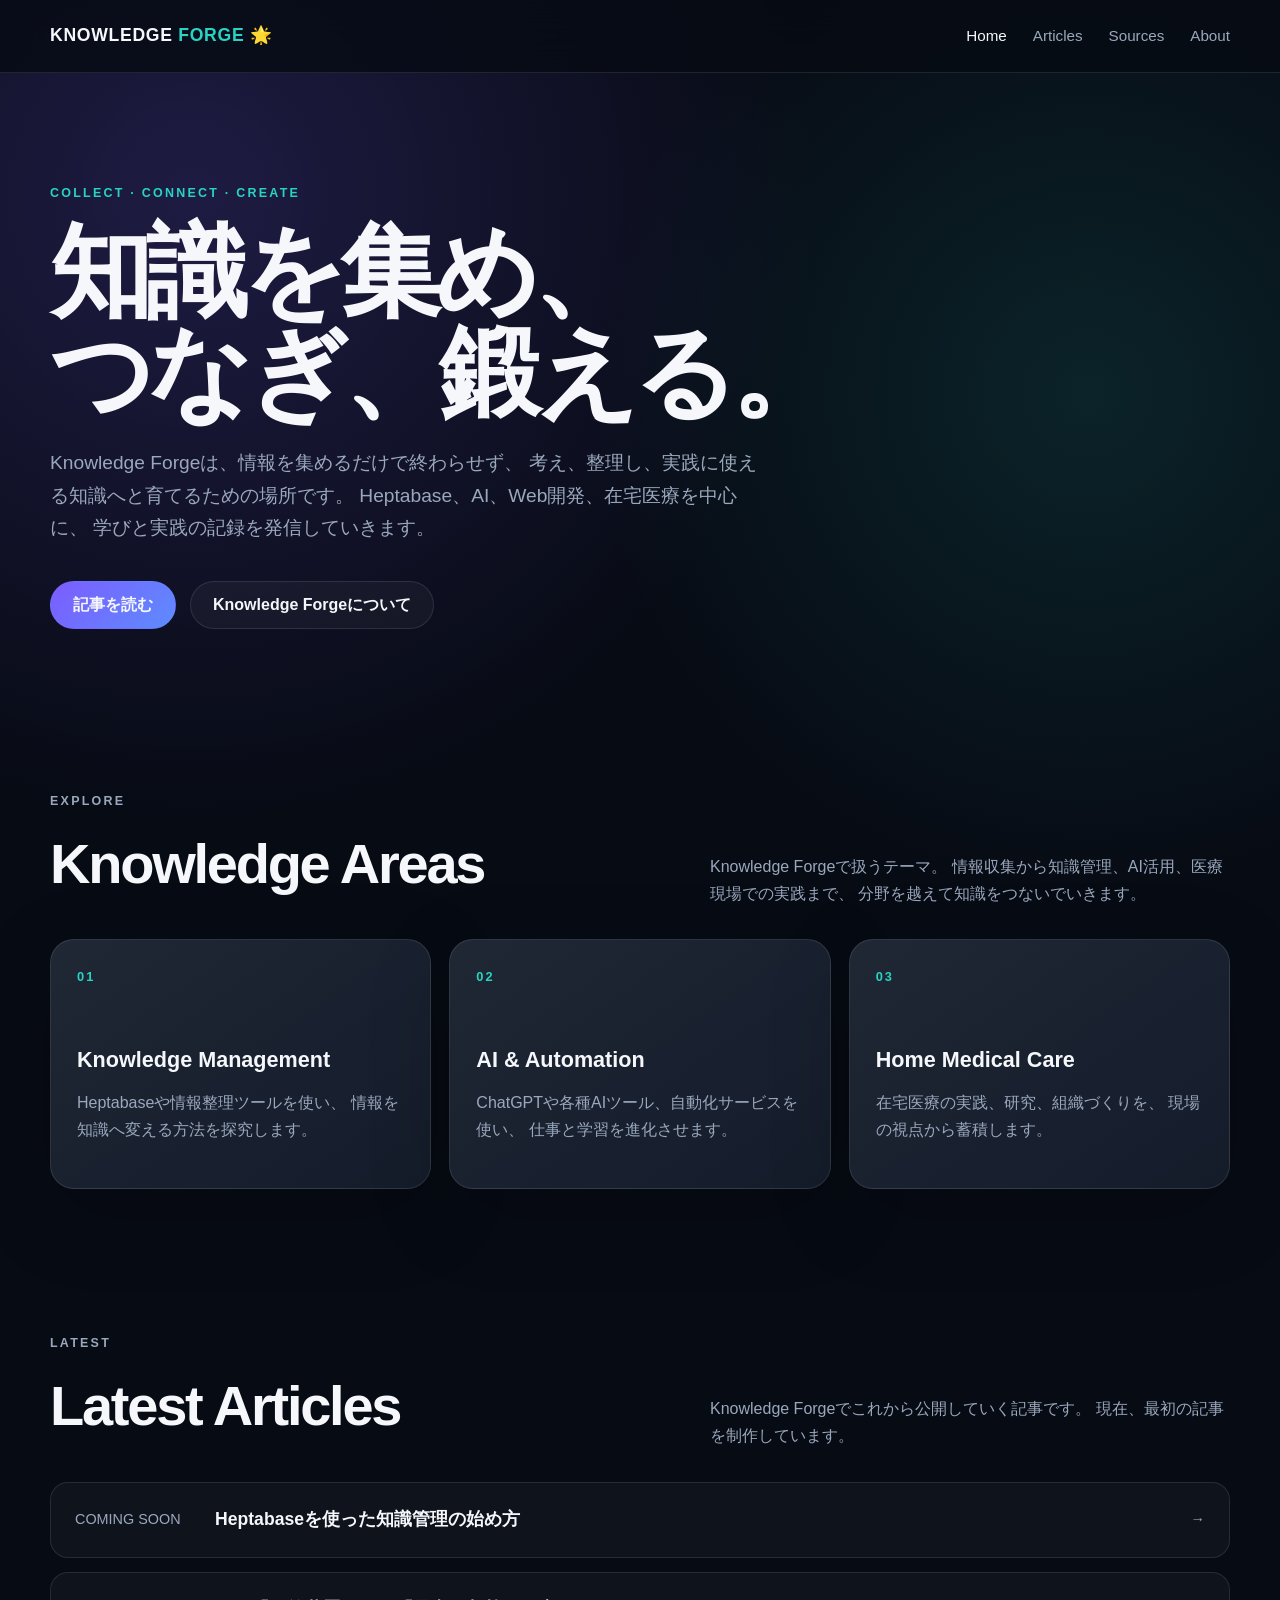
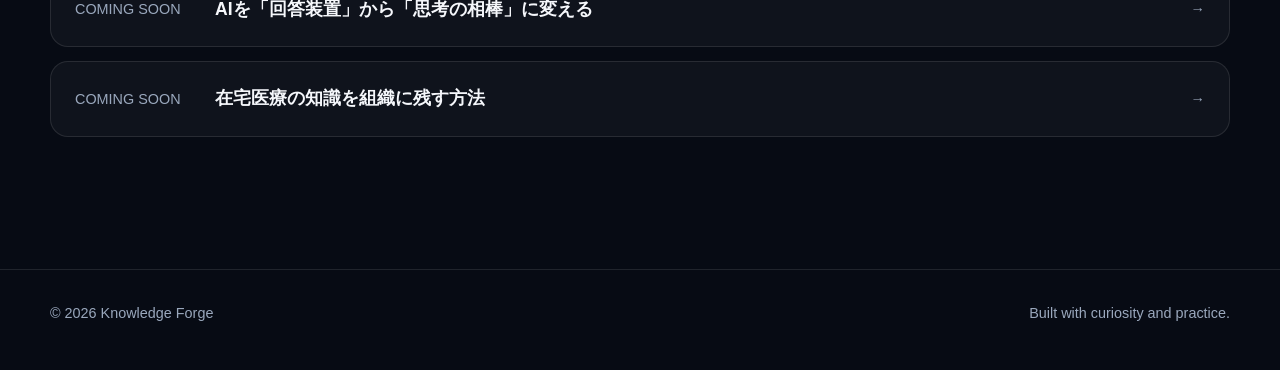
<file: index.html>
<!DOCTYPE html>
<html lang="ja">
<head>
  <meta charset="UTF-8">
  <meta
    name="viewport"
    content="width=device-width, initial-scale=1.0"
  >

  <meta
    name="description"
    content="Knowledge Forgeは、知識を集め、つなぎ、使える形に鍛えるためのナレッジメディアです。"
  >

  <title>Knowledge Forge</title>

  <link rel="stylesheet" href="style.css">
</head>

<body>

  <header class="site-header">
    <div class="container nav">

<a class="logo" href="index.html">
  KNOWLEDGE <span>FORGE 🌟</span>
</a>

      <nav class="nav-links" aria-label="メインナビゲーション">
        <a class="active" href="index.html">Home</a>
        <a href="articles.html">Articles</a>
        <a href="sources.html">Sources</a>
        <a href="about.html">About</a>
      </nav>

    </div>
  </header>

  <main>

    <section class="hero">
      <div class="container">

        <p class="eyebrow">
          COLLECT · CONNECT · CREATE
        </p>

        <h1>
          知識を集め、<br>
          つなぎ、鍛える。
        </h1>

        <p class="hero-copy">
          Knowledge Forgeは、情報を集めるだけで終わらせず、
          考え、整理し、実践に使える知識へと育てるための場所です。
          Heptabase、AI、Web開発、在宅医療を中心に、
          学びと実践の記録を発信していきます。
        </p>

        <div class="button-row">
          <a class="button button-primary" href="articles.html">
            記事を読む
          </a>

          <a class="button button-secondary" href="about.html">
            Knowledge Forgeについて
          </a>
        </div>

      </div>
    </section>

    <section class="section">
      <div class="container">

        <div class="section-heading">
          <div>
            <p class="eyebrow">EXPLORE</p>
            <h2>Knowledge Areas</h2>
          </div>

          <p>
            Knowledge Forgeで扱うテーマ。
            情報収集から知識管理、AI活用、医療現場での実践まで、
            分野を越えて知識をつないでいきます。
          </p>
        </div>

        <div class="grid">

          <a class="card" href="articles.html">
            <span class="card-number">01</span>

            <h3>Knowledge Management</h3>

            <p>
              Heptabaseや情報整理ツールを使い、
              情報を知識へ変える方法を探究します。
            </p>
          </a>

          <a class="card" href="articles.html">
            <span class="card-number">02</span>

            <h3>AI & Automation</h3>

            <p>
              ChatGPTや各種AIツール、自動化サービスを使い、
              仕事と学習を進化させます。
            </p>
          </a>

          <a class="card" href="articles.html">
            <span class="card-number">03</span>

            <h3>Home Medical Care</h3>

            <p>
              在宅医療の実践、研究、組織づくりを、
              現場の視点から蓄積します。
            </p>
          </a>

        </div>
      </div>
    </section>

    <section class="section">
      <div class="container">

        <div class="section-heading">
          <div>
            <p class="eyebrow">LATEST</p>
            <h2>Latest Articles</h2>
          </div>

          <p>
            Knowledge Forgeでこれから公開していく記事です。
            現在、最初の記事を制作しています。
          </p>
        </div>

        <div class="article-list">

          <a class="article-item" href="articles.html">
            <span class="article-date">COMING SOON</span>

            <h2>
              Heptabaseを使った知識管理の始め方
            </h2>

            <span class="article-arrow">→</span>
          </a>

          <a class="article-item" href="articles.html">
            <span class="article-date">COMING SOON</span>

            <h2>
              AIを「回答装置」から「思考の相棒」に変える
            </h2>

            <span class="article-arrow">→</span>
          </a>

          <a class="article-item" href="articles.html">
            <span class="article-date">COMING SOON</span>

            <h2>
              在宅医療の知識を組織に残す方法
            </h2>

            <span class="article-arrow">→</span>
          </a>

        </div>
      </div>
    </section>

  </main>

  <footer class="site-footer">
    <div class="container footer-inner">

      <p>
        © 2026 Knowledge Forge
      </p>

      <p>
        Built with curiosity and practice.
      </p>

    </div>
  </footer>

</body>
</html>
</file>
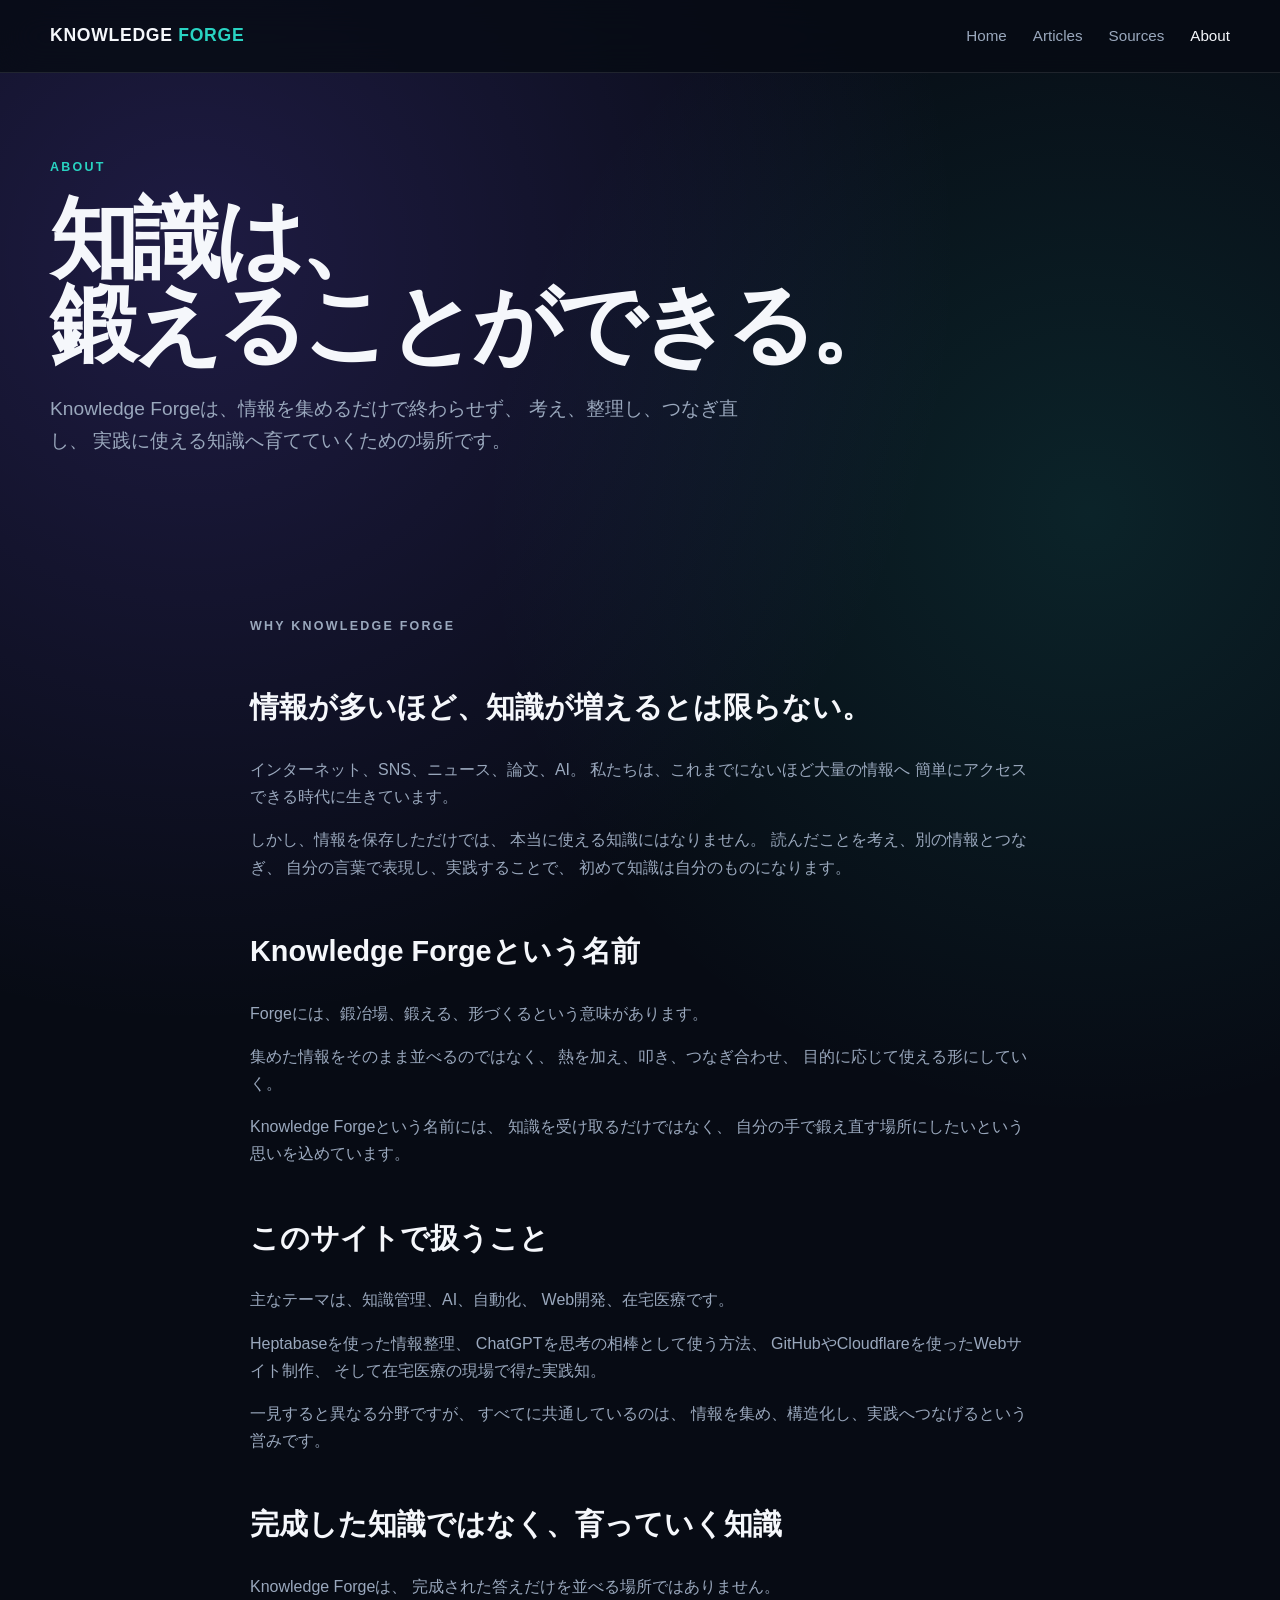
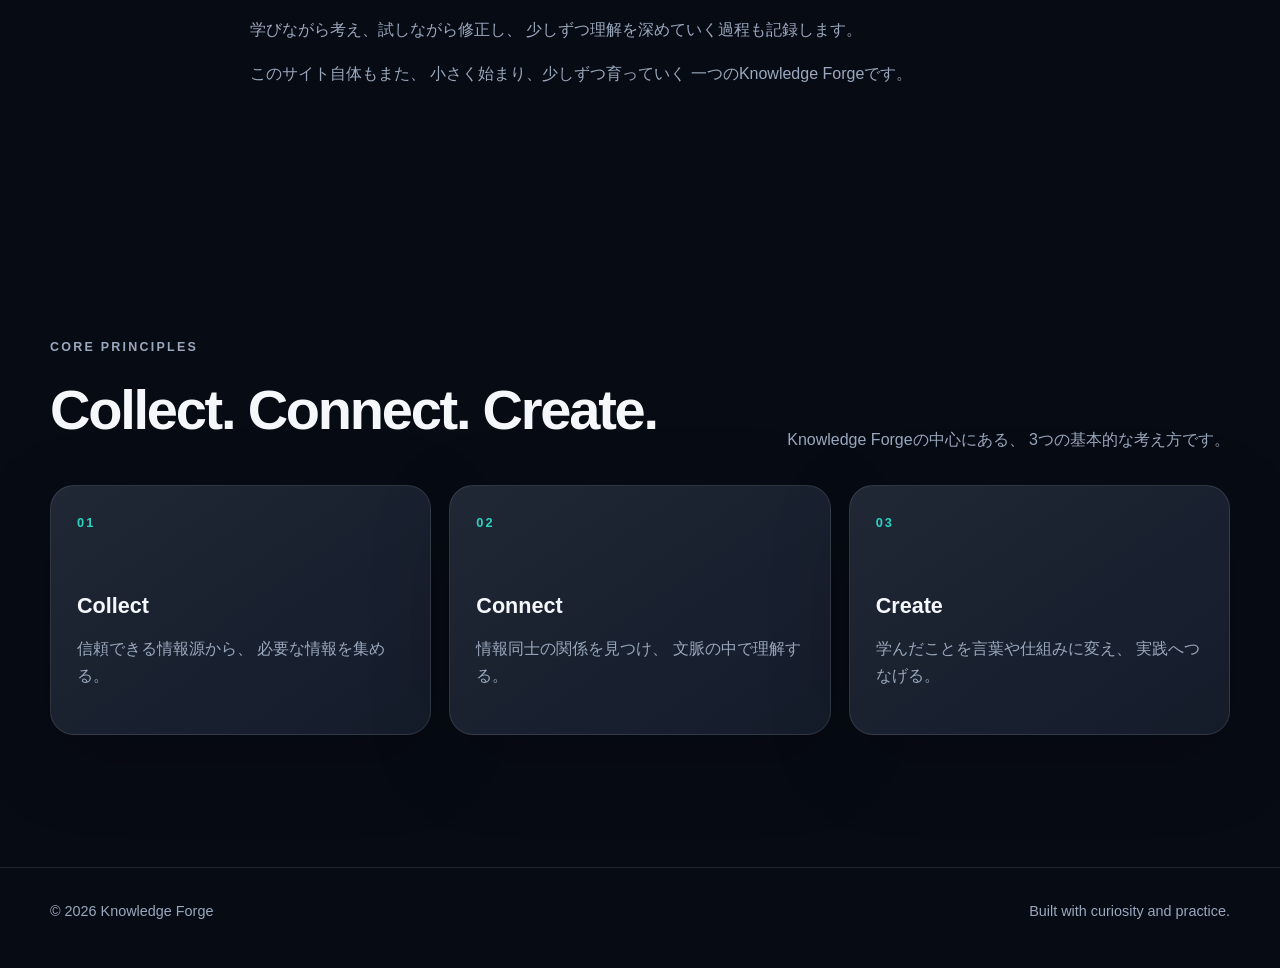
<file: about.html>
<!DOCTYPE html>
<html lang="ja">
<head>
  <meta charset="UTF-8">

  <meta
    name="viewport"
    content="width=device-width, initial-scale=1.0"
  >

  <meta
    name="description"
    content="Knowledge Forgeについて。情報を集め、つなぎ、実践に使える知識へ育てるためのナレッジメディアです。"
  >

  <title>About | Knowledge Forge</title>

  <link rel="stylesheet" href="style.css">
</head>

<body>

  <header class="site-header">
    <div class="container nav">

      <a class="logo" href="index.html">
        KNOWLEDGE <span>FORGE</span>
      </a>

      <nav class="nav-links" aria-label="メインナビゲーション">
        <a href="index.html">Home</a>
        <a href="articles.html">Articles</a>
        <a href="sources.html">Sources</a>
        <a class="active" href="about.html">About</a>
      </nav>

    </div>
  </header>

  <main>

    <section class="page-hero">
      <div class="container">

        <p class="eyebrow">ABOUT</p>

        <h1>
          知識は、<br>
          鍛えることができる。
        </h1>

        <p class="hero-copy">
          Knowledge Forgeは、情報を集めるだけで終わらせず、
          考え、整理し、つなぎ直し、
          実践に使える知識へ育てていくための場所です。
        </p>

      </div>
    </section>

    <section class="section">
      <div class="container content">

        <p class="eyebrow">WHY KNOWLEDGE FORGE</p>

        <h2>情報が多いほど、知識が増えるとは限らない。</h2>

        <p>
          インターネット、SNS、ニュース、論文、AI。
          私たちは、これまでにないほど大量の情報へ
          簡単にアクセスできる時代に生きています。
        </p>

        <p>
          しかし、情報を保存しただけでは、
          本当に使える知識にはなりません。
          読んだことを考え、別の情報とつなぎ、
          自分の言葉で表現し、実践することで、
          初めて知識は自分のものになります。
        </p>

        <h2>Knowledge Forgeという名前</h2>

        <p>
          Forgeには、鍛冶場、鍛える、形づくるという意味があります。
        </p>

        <p>
          集めた情報をそのまま並べるのではなく、
          熱を加え、叩き、つなぎ合わせ、
          目的に応じて使える形にしていく。
        </p>

        <p>
          Knowledge Forgeという名前には、
          知識を受け取るだけではなく、
          自分の手で鍛え直す場所にしたいという思いを込めています。
        </p>

        <h2>このサイトで扱うこと</h2>

        <p>
          主なテーマは、知識管理、AI、自動化、
          Web開発、在宅医療です。
        </p>

        <p>
          Heptabaseを使った情報整理、
          ChatGPTを思考の相棒として使う方法、
          GitHubやCloudflareを使ったWebサイト制作、
          そして在宅医療の現場で得た実践知。
        </p>

        <p>
          一見すると異なる分野ですが、
          すべてに共通しているのは、
          情報を集め、構造化し、実践へつなげるという営みです。
        </p>

        <h2>完成した知識ではなく、育っていく知識</h2>

        <p>
          Knowledge Forgeは、
          完成された答えだけを並べる場所ではありません。
        </p>

        <p>
          学びながら考え、試しながら修正し、
          少しずつ理解を深めていく過程も記録します。
        </p>

        <p>
          このサイト自体もまた、
          小さく始まり、少しずつ育っていく
          一つのKnowledge Forgeです。
        </p>

      </div>
    </section>

    <section class="section">
      <div class="container">

        <div class="section-heading">
          <div>
            <p class="eyebrow">CORE PRINCIPLES</p>
            <h2>Collect. Connect. Create.</h2>
          </div>

          <p>
            Knowledge Forgeの中心にある、
            3つの基本的な考え方です。
          </p>
        </div>

        <div class="grid">

          <div class="card">
            <span class="card-number">01</span>

            <h3>Collect</h3>

            <p>
              信頼できる情報源から、
              必要な情報を集める。
            </p>
          </div>

          <div class="card">
            <span class="card-number">02</span>

            <h3>Connect</h3>

            <p>
              情報同士の関係を見つけ、
              文脈の中で理解する。
            </p>
          </div>

          <div class="card">
            <span class="card-number">03</span>

            <h3>Create</h3>

            <p>
              学んだことを言葉や仕組みに変え、
              実践へつなげる。
            </p>
          </div>

        </div>
      </div>
    </section>

  </main>

  <footer class="site-footer">
    <div class="container footer-inner">

      <p>
        © 2026 Knowledge Forge
      </p>

      <p>
        Built with curiosity and practice.
      </p>

    </div>
  </footer>

</body>
</html>
</file>
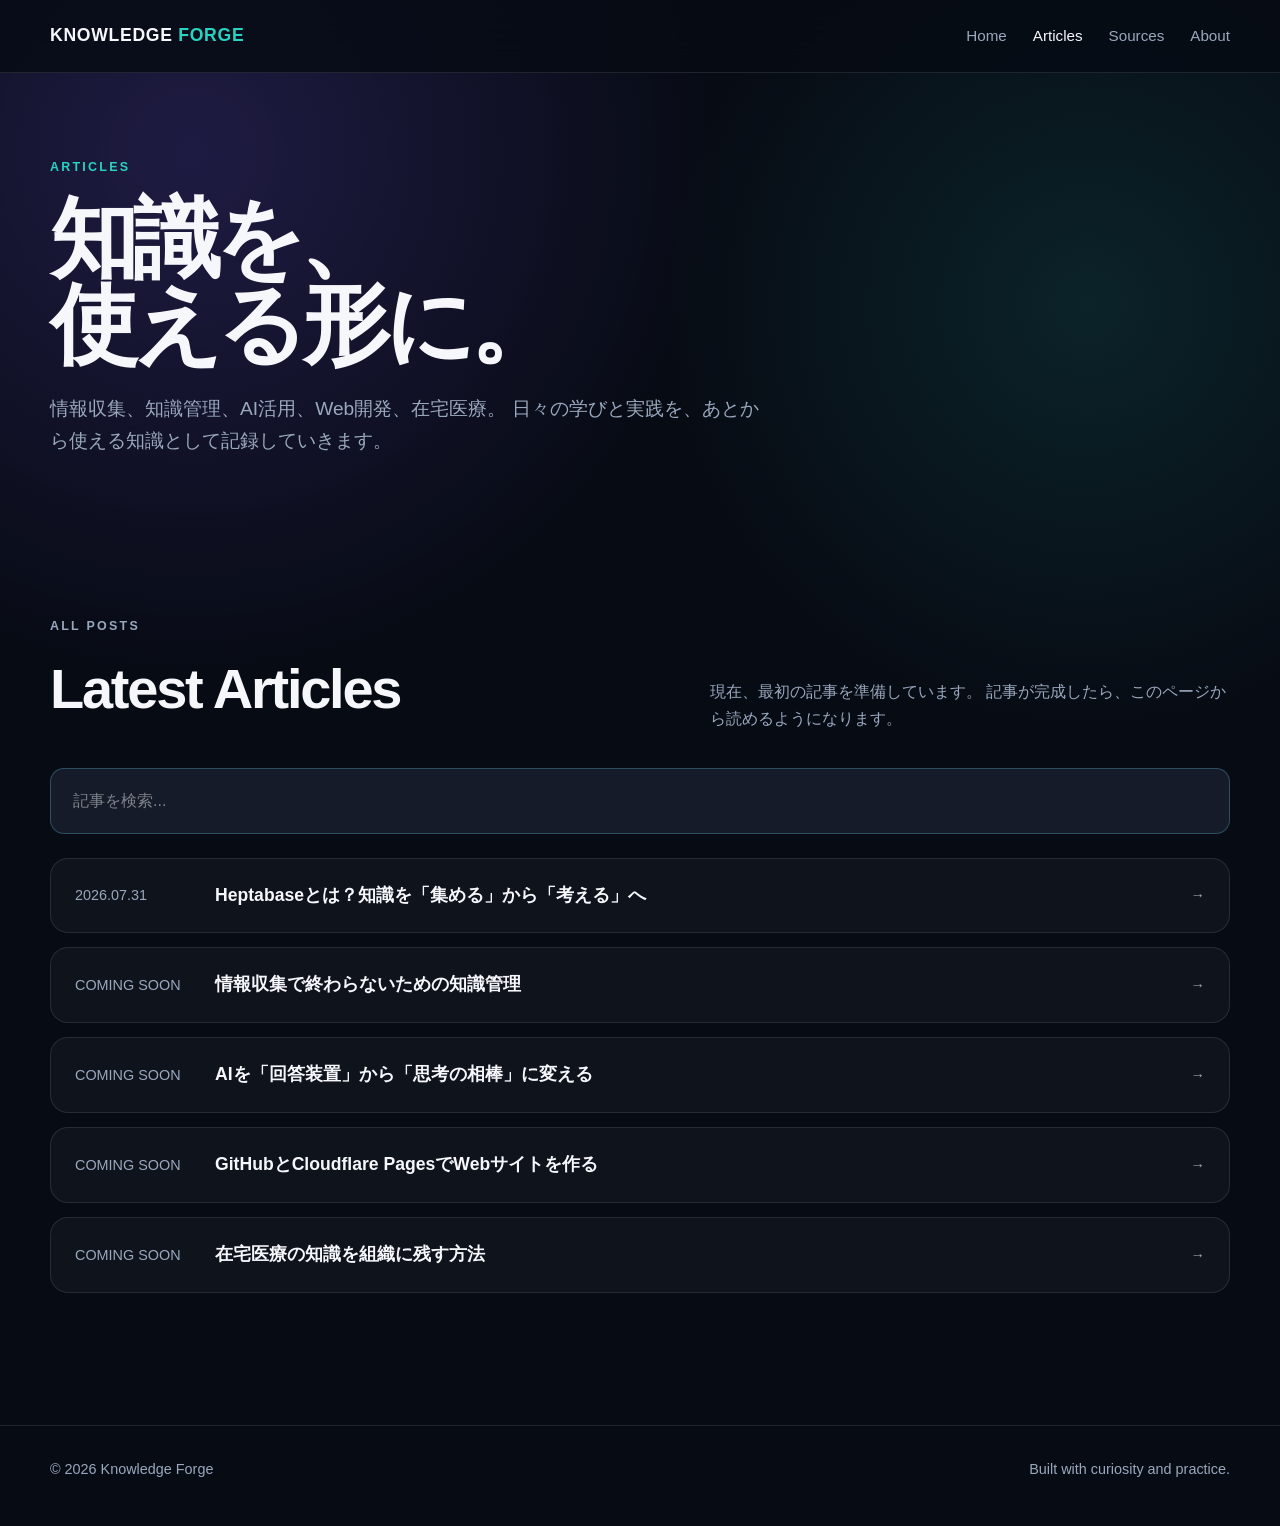
<file: articles.html>
<!DOCTYPE html>
<html lang="ja">
<head>
  <meta charset="UTF-8">

  <meta
    name="viewport"
    content="width=device-width, initial-scale=1.0"
  >

  <meta
    name="description"
    content="Knowledge Forgeの記事一覧。Heptabase、AI、自動化、Web開発、在宅医療について発信します。"
  >

  <title>Articles | Knowledge Forge</title>

  <link rel="stylesheet" href="style.css">
</head>

<body>

  <header class="site-header">
    <div class="container nav">

      <a class="logo" href="index.html">
        KNOWLEDGE <span>FORGE</span>
      </a>

      <nav class="nav-links" aria-label="メインナビゲーション">
        <a href="index.html">Home</a>
        <a class="active" href="articles.html">Articles</a>
        <a href="sources.html">Sources</a>
        <a href="about.html">About</a>
      </nav>

    </div>
  </header>

  <main>

    <section class="page-hero">
      <div class="container">

        <p class="eyebrow">ARTICLES</p>

        <h1>
          知識を、<br>
          使える形に。
        </h1>

        <p class="hero-copy">
          情報収集、知識管理、AI活用、Web開発、在宅医療。
          日々の学びと実践を、あとから使える知識として記録していきます。
        </p>

      </div>
    </section>

    <section class="section">
      <div class="container">

        <div class="section-heading">
          <div>
            <p class="eyebrow">ALL POSTS</p>
            <h2>Latest Articles</h2>
          </div>

          <p>
            現在、最初の記事を準備しています。
            記事が完成したら、このページから読めるようになります。
          </p>
        </div>
<div class="article-search">
  <input
    type="search"
    id="articleSearch"
    placeholder="記事を検索..."
    aria-label="記事を検索"
  >
</div>

<p id="noResults" class="no-results">
  該当する記事が見つかりません。
</p>
        <div class="article-list">

         <a
  class="article-item"
  href="articles/heptabase-introduction.html"
>
  <span class="article-date">2026.07.31</span>

  <h2>
    Heptabaseとは？知識を「集める」から「考える」へ
  </h2>

  <span class="article-arrow">→</span>
</a>

          <a class="article-item" href="#">
            <span class="article-date">COMING SOON</span>

            <h2>
              情報収集で終わらないための知識管理
            </h2>

            <span class="article-arrow">→</span>
          </a>

          <a class="article-item" href="#">
            <span class="article-date">COMING SOON</span>

            <h2>
              AIを「回答装置」から「思考の相棒」に変える
            </h2>

            <span class="article-arrow">→</span>
          </a>

          <a class="article-item" href="#">
            <span class="article-date">COMING SOON</span>

            <h2>
              GitHubとCloudflare PagesでWebサイトを作る
            </h2>

            <span class="article-arrow">→</span>
          </a>

          <a class="article-item" href="#">
            <span class="article-date">COMING SOON</span>

            <h2>
              在宅医療の知識を組織に残す方法
            </h2>

            <span class="article-arrow">→</span>
          </a>

        </div>
      </div>
    </section>

  </main>

  <footer class="site-footer">
    <div class="container footer-inner">

      <p>
        © 2026 Knowledge Forge
      </p>

      <p>
        Built with curiosity and practice.
      </p>

    </div>
  </footer>
<script>
  const searchInput = document.getElementById("articleSearch");
  const articleItems = document.querySelectorAll(".article-item");
  const noResults = document.getElementById("noResults");

  searchInput.addEventListener("input", function () {
    const keyword = searchInput.value.toLowerCase().trim();
    let visibleCount = 0;

    articleItems.forEach(function (item) {
      const articleText = item.textContent.toLowerCase();
      const isMatch = articleText.includes(keyword);

      item.style.display = isMatch ? "" : "none";

      if (isMatch) {
        visibleCount++;
      }
    });

    noResults.style.display = visibleCount === 0 ? "block" : "none";
  });
</script>
</body>
</html>
</file>
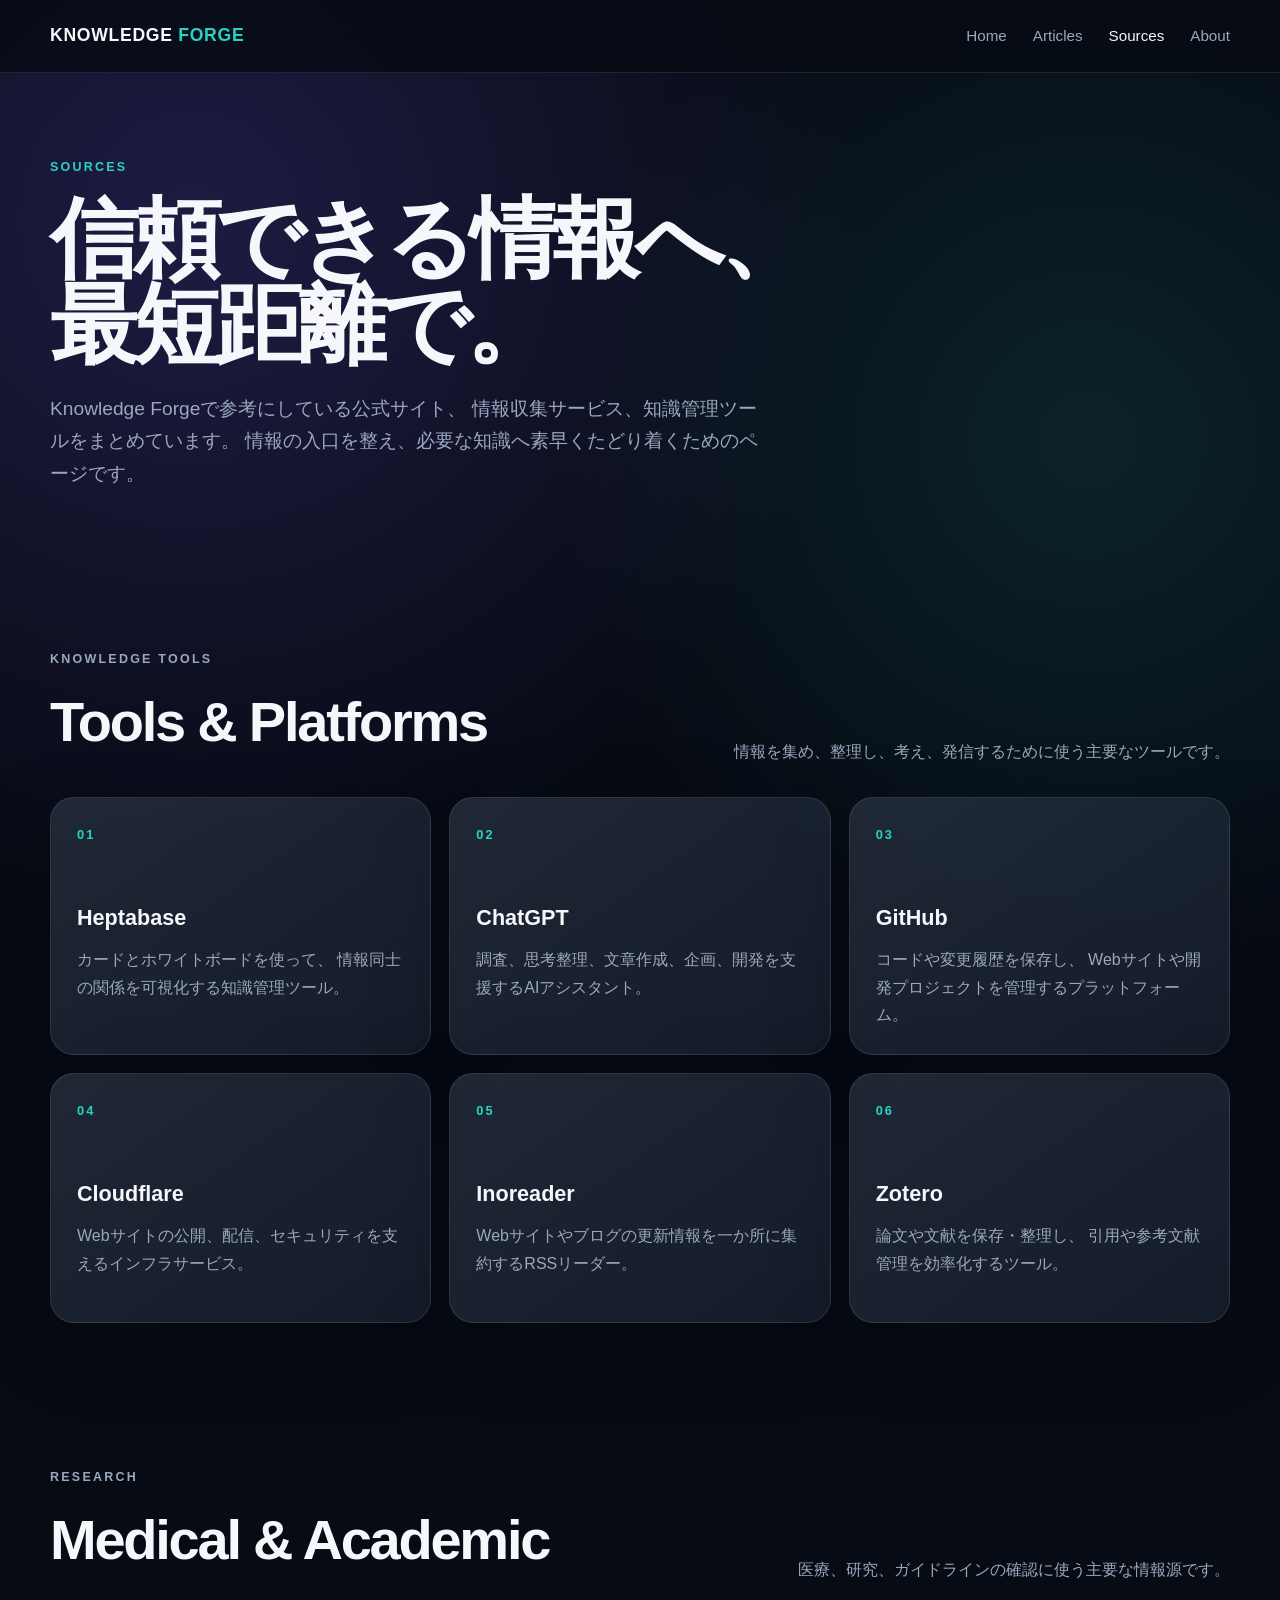
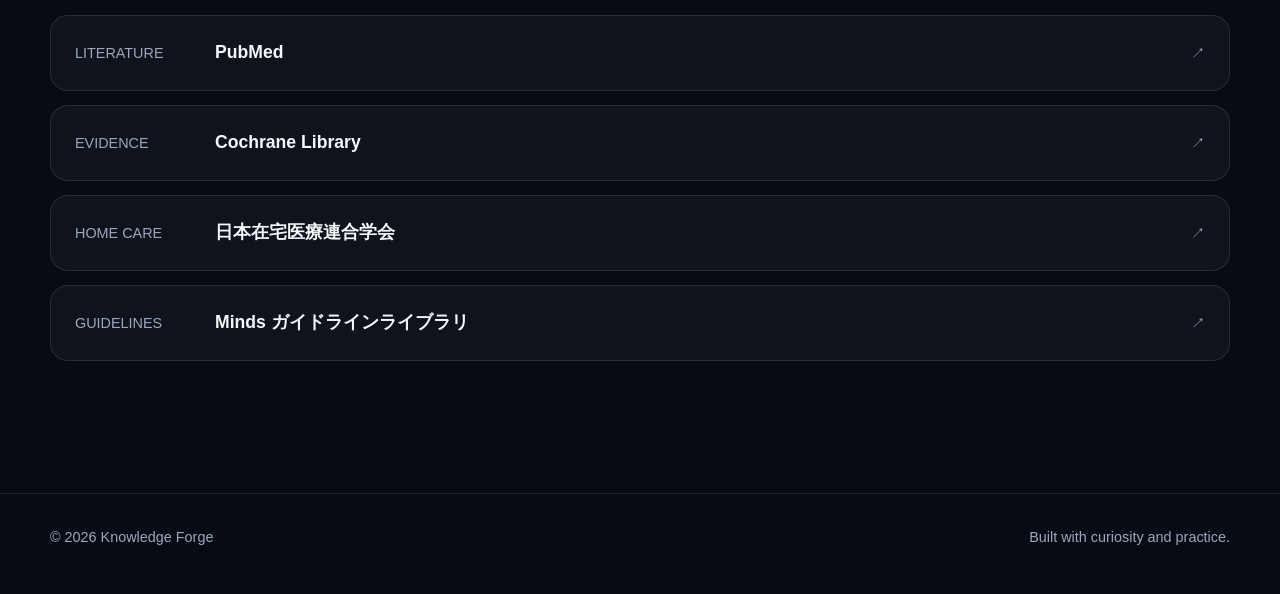
<file: sources.html>
<!DOCTYPE html>
<html lang="ja">
<head>
  <meta charset="UTF-8">

  <meta
    name="viewport"
    content="width=device-width, initial-scale=1.0"
  >

  <meta
    name="description"
    content="Knowledge Forgeが参考にしている情報源・ツール・公式サイトを紹介します。"
  >

  <title>Sources | Knowledge Forge</title>

  <link rel="stylesheet" href="style.css">
</head>

<body>

  <header class="site-header">
    <div class="container nav">

      <a class="logo" href="index.html">
        KNOWLEDGE <span>FORGE</span>
      </a>

      <nav class="nav-links" aria-label="メインナビゲーション">
        <a href="index.html">Home</a>
        <a href="articles.html">Articles</a>
        <a class="active" href="sources.html">Sources</a>
        <a href="about.html">About</a>
      </nav>

    </div>
  </header>

  <main>

    <section class="page-hero">
      <div class="container">

        <p class="eyebrow">SOURCES</p>

        <h1>
          信頼できる情報へ、<br>
          最短距離で。
        </h1>

        <p class="hero-copy">
          Knowledge Forgeで参考にしている公式サイト、
          情報収集サービス、知識管理ツールをまとめています。
          情報の入口を整え、必要な知識へ素早くたどり着くためのページです。
        </p>

      </div>
    </section>

    <section class="section">
      <div class="container">

        <div class="section-heading">
          <div>
            <p class="eyebrow">KNOWLEDGE TOOLS</p>
            <h2>Tools & Platforms</h2>
          </div>

          <p>
            情報を集め、整理し、考え、発信するために使う主要なツールです。
          </p>
        </div>

        <div class="grid">

          <a
            class="card"
            href="https://heptabase.com/"
            target="_blank"
            rel="noopener noreferrer"
          >
            <span class="card-number">01</span>

            <h3>Heptabase</h3>

            <p>
              カードとホワイトボードを使って、
              情報同士の関係を可視化する知識管理ツール。
            </p>
          </a>

          <a
            class="card"
            href="https://chatgpt.com/"
            target="_blank"
            rel="noopener noreferrer"
          >
            <span class="card-number">02</span>

            <h3>ChatGPT</h3>

            <p>
              調査、思考整理、文章作成、企画、開発を支援するAIアシスタント。
            </p>
          </a>

          <a
            class="card"
            href="https://github.com/"
            target="_blank"
            rel="noopener noreferrer"
          >
            <span class="card-number">03</span>

            <h3>GitHub</h3>

            <p>
              コードや変更履歴を保存し、
              Webサイトや開発プロジェクトを管理するプラットフォーム。
            </p>
          </a>

          <a
            class="card"
            href="https://www.cloudflare.com/"
            target="_blank"
            rel="noopener noreferrer"
          >
            <span class="card-number">04</span>

            <h3>Cloudflare</h3>

            <p>
              Webサイトの公開、配信、セキュリティを支えるインフラサービス。
            </p>
          </a>

          <a
            class="card"
            href="https://www.inoreader.com/"
            target="_blank"
            rel="noopener noreferrer"
          >
            <span class="card-number">05</span>

            <h3>Inoreader</h3>

            <p>
              Webサイトやブログの更新情報を一か所に集約するRSSリーダー。
            </p>
          </a>

          <a
            class="card"
            href="https://www.zotero.org/"
            target="_blank"
            rel="noopener noreferrer"
          >
            <span class="card-number">06</span>

            <h3>Zotero</h3>

            <p>
              論文や文献を保存・整理し、
              引用や参考文献管理を効率化するツール。
            </p>
          </a>

        </div>
      </div>
    </section>

    <section class="section">
      <div class="container">

        <div class="section-heading">
          <div>
            <p class="eyebrow">RESEARCH</p>
            <h2>Medical & Academic</h2>
          </div>

          <p>
            医療、研究、ガイドラインの確認に使う主要な情報源です。
          </p>
        </div>

        <div class="article-list">

          <a
            class="article-item"
            href="https://pubmed.ncbi.nlm.nih.gov/"
            target="_blank"
            rel="noopener noreferrer"
          >
            <span class="article-date">LITERATURE</span>

            <h2>PubMed</h2>

            <span class="article-arrow">↗</span>
          </a>

          <a
            class="article-item"
            href="https://www.cochranelibrary.com/"
            target="_blank"
            rel="noopener noreferrer"
          >
            <span class="article-date">EVIDENCE</span>

            <h2>Cochrane Library</h2>

            <span class="article-arrow">↗</span>
          </a>

          <a
            class="article-item"
            href="https://www.jahcm.org/"
            target="_blank"
            rel="noopener noreferrer"
          >
            <span class="article-date">HOME CARE</span>

            <h2>日本在宅医療連合学会</h2>

            <span class="article-arrow">↗</span>
          </a>

          <a
            class="article-item"
            href="https://minds.jcqhc.or.jp/"
            target="_blank"
            rel="noopener noreferrer"
          >
            <span class="article-date">GUIDELINES</span>

            <h2>Minds ガイドラインライブラリ</h2>

            <span class="article-arrow">↗</span>
          </a>

        </div>
      </div>
    </section>

  </main>

  <footer class="site-footer">
    <div class="container footer-inner">

      <p>
        © 2026 Knowledge Forge
      </p>

      <p>
        Built with curiosity and practice.
      </p>

    </div>
  </footer>

</body>
</html>
</file>
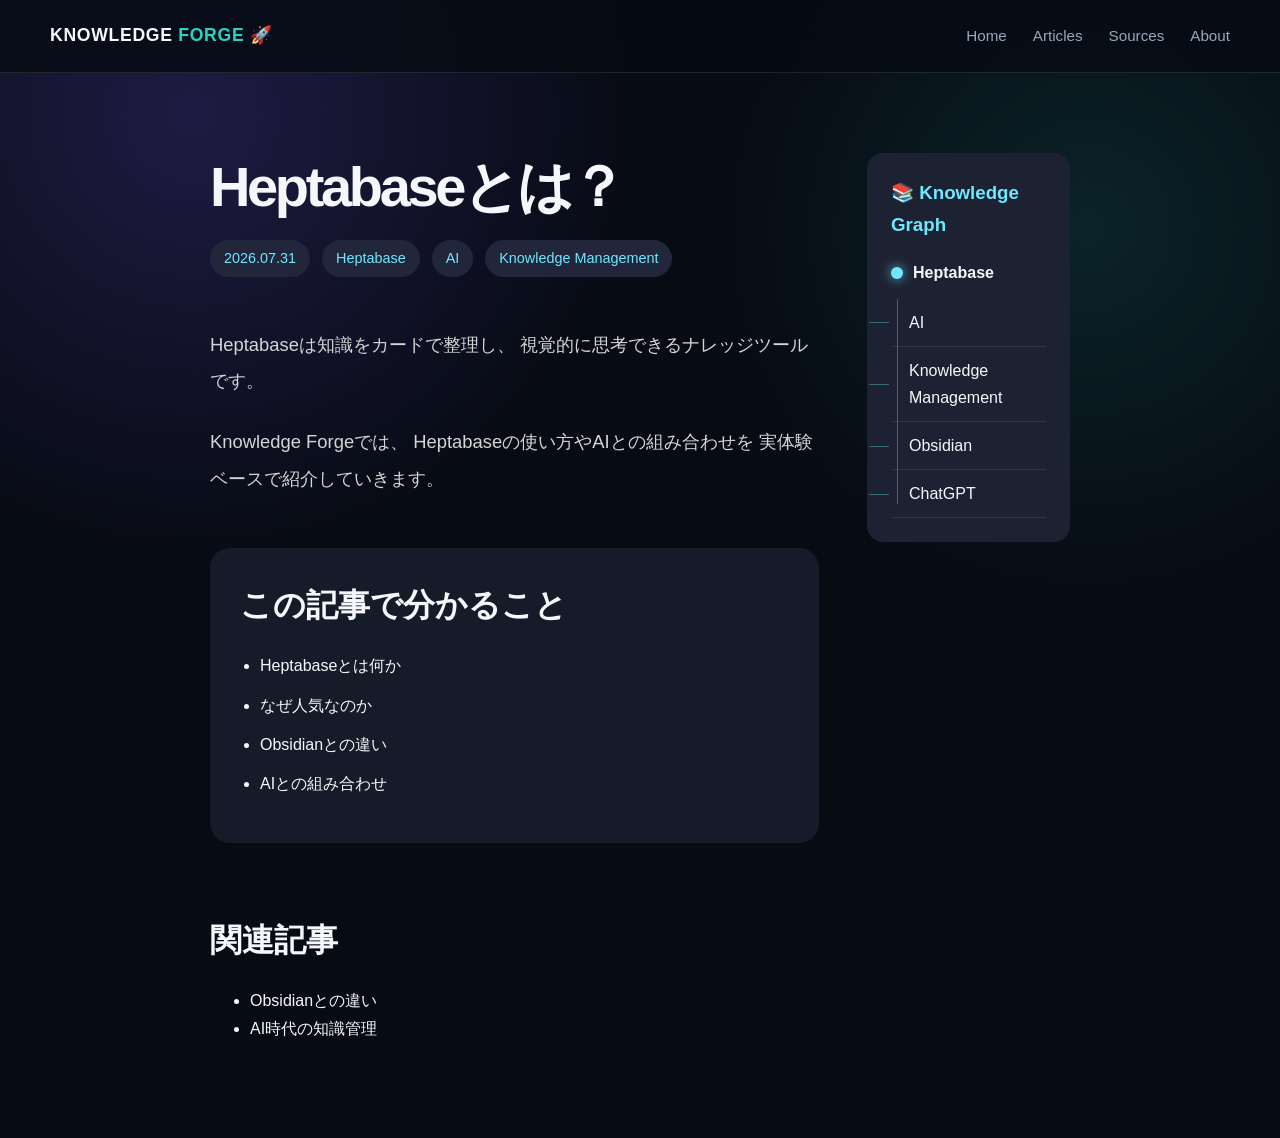
<file: articles/heptabase-introduction.html>
<!DOCTYPE html>
<html lang="ja">
<head>
  <meta charset="UTF-8">
  <meta name="viewport" content="width=device-width, initial-scale=1.0">
  <title>Heptabaseとは？ | Knowledge Forge</title>

  <link rel="stylesheet" href="../style.css">
</head>

<body>

<header class="site-header">
  <div class="container nav">

    <a class="logo" href="../index.html">
      KNOWLEDGE <span>FORGE 🚀</span>
    </a>

    <nav class="nav-links">
      <a href="../index.html">Home</a>
      <a href="../articles.html">Articles</a>
      <a href="../sources.html">Sources</a>
      <a href="../about.html">About</a>
    </nav>

  </div>
</header>

<main class="article-container">

  <div class="article-layout">

    <article>

      <h1>Heptabaseとは？</h1>

      <div class="article-meta">
        <span class="article-tag">2026.07.31</span>
        <span class="article-tag">Heptabase</span>
        <span class="article-tag">AI</span>
        <span class="article-tag">Knowledge Management</span>
      </div>

      <p>
        Heptabaseは知識をカードで整理し、
        視覚的に思考できるナレッジツールです。
      </p>

      <p>
        Knowledge Forgeでは、
        Heptabaseの使い方やAIとの組み合わせを
        実体験ベースで紹介していきます。
      </p>

      <div class="article-box">
        <h2>この記事で分かること</h2>

        <ul>
          <li>Heptabaseとは何か</li>
          <li>なぜ人気なのか</li>
          <li>Obsidianとの違い</li>
          <li>AIとの組み合わせ</li>
        </ul>
      </div>

      <h2>関連記事</h2>

      <ul>
        <li>
          <a href="#">Obsidianとの違い</a>
        </li>

        <li>
          <a href="#">AI時代の知識管理</a>
        </li>
      </ul>

    </article>

   <aside class="knowledge-sidebar">
  <h3>📚 Knowledge Graph</h3>

  <div class="graph-root">
    <span class="graph-dot"></span>
    <span>Heptabase</span>
  </div>

  <ul class="graph-branches">
    <li>AI</li>
    <li>Knowledge Management</li>
    <li>Obsidian</li>
    <li>ChatGPT</li>
  </ul>
</aside>

  </div>

</main>

</body>
</html>
</file>
<file: style.css>
:root {
  --bg: #070b14;
  --bg-soft: #0d1320;
  --panel: rgba(18, 27, 44, 0.78);
  --text: #f5f7fb;
  --muted: #9aa8bd;
  --line: rgba(255, 255, 255, 0.1);
  --accent: #7c5cff;
  --accent-2: #29d3c2;
  --max-width: 1180px;
}

* {
  box-sizing: border-box;
}

html {
  scroll-behavior: smooth;
}

body {
  margin: 0;
  min-height: 100vh;
  color: var(--text);
  background:
    radial-gradient(circle at 15% 10%, rgba(124, 92, 255, 0.2), transparent 30%),
    radial-gradient(circle at 85% 20%, rgba(41, 211, 194, 0.12), transparent 26%),
    var(--bg);
  font-family:
    Inter,
    -apple-system,
    BlinkMacSystemFont,
    "Segoe UI",
    sans-serif;
  line-height: 1.7;
}

a {
  color: inherit;
  text-decoration: none;
}

img {
  max-width: 100%;
  display: block;
}

.container {
  width: min(calc(100% - 40px), var(--max-width));
  margin: 0 auto;
}

.site-header {
  position: sticky;
  top: 0;
  z-index: 100;
  border-bottom: 1px solid var(--line);
  background: rgba(7, 11, 20, 0.82);
  backdrop-filter: blur(18px);
}

.nav {
  min-height: 72px;
  display: flex;
  align-items: center;
  justify-content: space-between;
  gap: 24px;
}

.logo {
  font-size: 1.1rem;
  font-weight: 800;
  letter-spacing: 0.04em;
}

.logo span {
  color: var(--accent-2);
}

.nav-links {
  display: flex;
  align-items: center;
  gap: 26px;
  color: var(--muted);
  font-size: 0.95rem;
}

.nav-links a:hover,
.nav-links a.active {
  color: var(--text);
}

.hero {
  padding: 110px 0 90px;
}

.eyebrow {
  margin-bottom: 18px;
  color: var(--accent-2);
  font-size: 0.78rem;
  font-weight: 800;
  letter-spacing: 0.18em;
  text-transform: uppercase;
}

h1,
h2,
h3,
p {
  margin-top: 0;
}

h1 {
  max-width: 900px;
  margin-bottom: 24px;
  font-size: clamp(3rem, 8vw, 6.7rem);
  line-height: 0.98;
  letter-spacing: -0.06em;
}

.hero-copy {
  max-width: 720px;
  margin-bottom: 36px;
  color: var(--muted);
  font-size: clamp(1rem, 2vw, 1.2rem);
}

.button-row {
  display: flex;
  flex-wrap: wrap;
  gap: 14px;
}

.button {
  display: inline-flex;
  min-height: 48px;
  align-items: center;
  justify-content: center;
  padding: 0 22px;
  border: 1px solid var(--line);
  border-radius: 999px;
  font-weight: 700;
  transition:
    transform 0.2s ease,
    border-color 0.2s ease,
    background 0.2s ease;
}

.button:hover {
  transform: translateY(-2px);
  border-color: rgba(255, 255, 255, 0.28);
}

.button-primary {
  border-color: transparent;
  background: linear-gradient(135deg, var(--accent), #5d8cff);
}

.button-secondary {
  background: rgba(255, 255, 255, 0.04);
}

.section {
  padding: 72px 0;
}

.section-heading {
  display: flex;
  align-items: end;
  justify-content: space-between;
  gap: 30px;
  margin-bottom: 28px;
}

.section-heading h2 {
  margin-bottom: 0;
  font-size: clamp(2rem, 5vw, 3.5rem);
  letter-spacing: -0.04em;
}

.section-heading p {
  max-width: 520px;
  margin-bottom: 4px;
  color: var(--muted);
}

.grid {
  display: grid;
  grid-template-columns: repeat(3, minmax(0, 1fr));
  gap: 18px;
}

.card {
  min-height: 250px;
  padding: 26px;
  border: 1px solid var(--line);
  border-radius: 24px;
  background:
    linear-gradient(
      145deg,
      rgba(255, 255, 255, 0.07),
      rgba(255, 255, 255, 0.02)
    ),
    var(--panel);
  box-shadow: 0 24px 80px rgba(0, 0, 0, 0.22);
  transition:
    transform 0.25s ease,
    border-color 0.25s ease;
}

.card:hover {
  transform: translateY(-5px);
  border-color: rgba(124, 92, 255, 0.55);
}

.card-number {
  display: block;
  margin-bottom: 54px;
  color: var(--accent-2);
  font-size: 0.8rem;
  font-weight: 800;
  letter-spacing: 0.16em;
}

.card h3 {
  margin-bottom: 10px;
  font-size: 1.35rem;
}

.card p {
  margin-bottom: 0;
  color: var(--muted);
}

.page-hero {
  padding: 84px 0 50px;
}

.page-hero h1 {
  font-size: clamp(2.8rem, 7vw, 5.5rem);
}

.article-list {
  display: grid;
  gap: 14px;
}

.article-item {
  display: grid;
  grid-template-columns: 120px 1fr auto;
  align-items: center;
  gap: 20px;
  padding: 22px 24px;
  border: 1px solid var(--line);
  border-radius: 18px;
  background: rgba(255, 255, 255, 0.035);
}

.article-item:hover {
  border-color: rgba(124, 92, 255, 0.48);
}

.article-date,
.article-arrow {
  color: var(--muted);
  font-size: 0.9rem;
}

.article-item h2 {
  margin: 0;
  font-size: 1.1rem;
}

.content {
  max-width: 780px;
  padding-bottom: 90px;
}

.content h2 {
  margin-top: 46px;
  font-size: 1.8rem;
}

.content p,
.content li {
  color: var(--muted);
}

.site-footer {
  margin-top: 60px;
  border-top: 1px solid var(--line);
}

.footer-inner {
  min-height: 100px;
  display: flex;
  align-items: center;
  justify-content: space-between;
  gap: 20px;
  color: var(--muted);
  font-size: 0.9rem;
}

@media (max-width: 820px) {
  .nav {
    min-height: auto;
    padding: 18px 0;
    align-items: flex-start;
    flex-direction: column;
  }

  .nav-links {
    width: 100%;
    gap: 16px;
    overflow-x: auto;
    padding-bottom: 4px;
  }

  .hero {
    padding: 80px 0 64px;
  }

  .grid {
    grid-template-columns: 1fr;
  }

  .section-heading {
    align-items: flex-start;
    flex-direction: column;
  }

  .article-item {
    grid-template-columns: 1fr;
    gap: 6px;
  }

  .article-arrow {
    display: none;
  }

  .footer-inner {
    padding: 28px 0;
    align-items: flex-start;
    flex-direction: column;
  }
}
/* =========================
   ARTICLE PAGE
========================= */

.article-container{
    max-width:900px;
    margin:0 auto;
    padding:80px 20px;
}

.article-container h1{
    font-size:3.5rem;
    line-height:1.2;
    margin-bottom:20px;
}

.article-container h2{
    margin-top:70px;
    margin-bottom:20px;
    font-size:2rem;
}

.article-container p{
    font-size:1.15rem;
    line-height:2;
    color:#d5d5d5;
    margin-bottom:24px;
}

.article-meta{
    display:flex;
    gap:12px;
    flex-wrap:wrap;
    margin-bottom:50px;
}

.article-tag{
    background:#22263b;
    color:#6ee7ff;
    padding:6px 14px;
    border-radius:999px;
    font-size:.9rem;
}

.article-box{

    background:#161b29;

    border-radius:20px;

    padding:30px;

    margin:50px 0;

}

.article-box ul{

    padding-left:20px;

}

.article-box li{

    margin:12px 0;

}
.article-layout {
  display: grid;
  grid-template-columns: 3fr 1fr;
  gap: 48px;
  align-items: start;
}

.knowledge-sidebar {
  position: sticky;
  top: 100px;
  background: #1d2232;
  border-radius: 16px;
  padding: 24px;
}

.knowledge-sidebar h3 {
  margin-top: 0;
  color: #6ee7ff;
}

.knowledge-sidebar ul {
  list-style: none;
  padding: 0;
  margin: 0;
}

.knowledge-sidebar li {
  padding: 8px 0;
  border-bottom: 1px solid rgba(255, 255, 255, 0.08);
}
@media (max-width: 900px) {
  .article-layout {
    grid-template-columns: 1fr;
  }

  .knowledge-sidebar {
    position: static;
  }
}
.article-box h2 {
  margin-top: 0;
}
.graph-root {
  display: flex;
  align-items: center;
  gap: 10px;
  font-weight: 700;
  margin-bottom: 12px;
}

.graph-dot {
  width: 12px;
  height: 12px;
  background: #6ee7ff;
  border-radius: 50%;
  box-shadow: 0 0 12px rgba(110, 231, 255, 0.8);
}

.graph-branches {
  list-style: none;
  margin: 0;
  padding-left: 28px;
  position: relative;
}

.graph-branches::before {
  content: "";
  position: absolute;
  left: 6px;
  top: 0;
  bottom: 14px;
  width: 1px;
  background: rgba(110, 231, 255, 0.35);
}

.graph-branches li {
  position: relative;
  padding: 10px 0 10px 18px;
  border-bottom: 1px solid rgba(255, 255, 255, 0.08);
}

.graph-branches li::before {
  content: "";
  position: absolute;
  left: -22px;
  top: 50%;
  width: 20px;
  height: 1px;
  background: rgba(110, 231, 255, 0.35);
}
.article-search {
  margin: 32px 0 24px;
}

.article-search input {
  width: 100%;
  padding: 18px 22px;
  border: 1px solid rgba(110, 231, 255, 0.25);
  border-radius: 14px;
  background: #161b29;
  color: #ffffff;
  font: inherit;
  font-size: 16px;
  outline: none;
  transition: border-color 0.2s ease, box-shadow 0.2s ease;
}

.article-search input::placeholder {
  color: rgba(255, 255, 255, 0.45);
}

.article-search input:focus {
  border-color: #6ee7ff;
  box-shadow: 0 0 0 4px rgba(110, 231, 255, 0.1);
}

.no-results {
  display: none;
  padding: 24px;
  border-radius: 14px;
  background: #161b29;
  color: rgba(255, 255, 255, 0.7);
}
</file>
